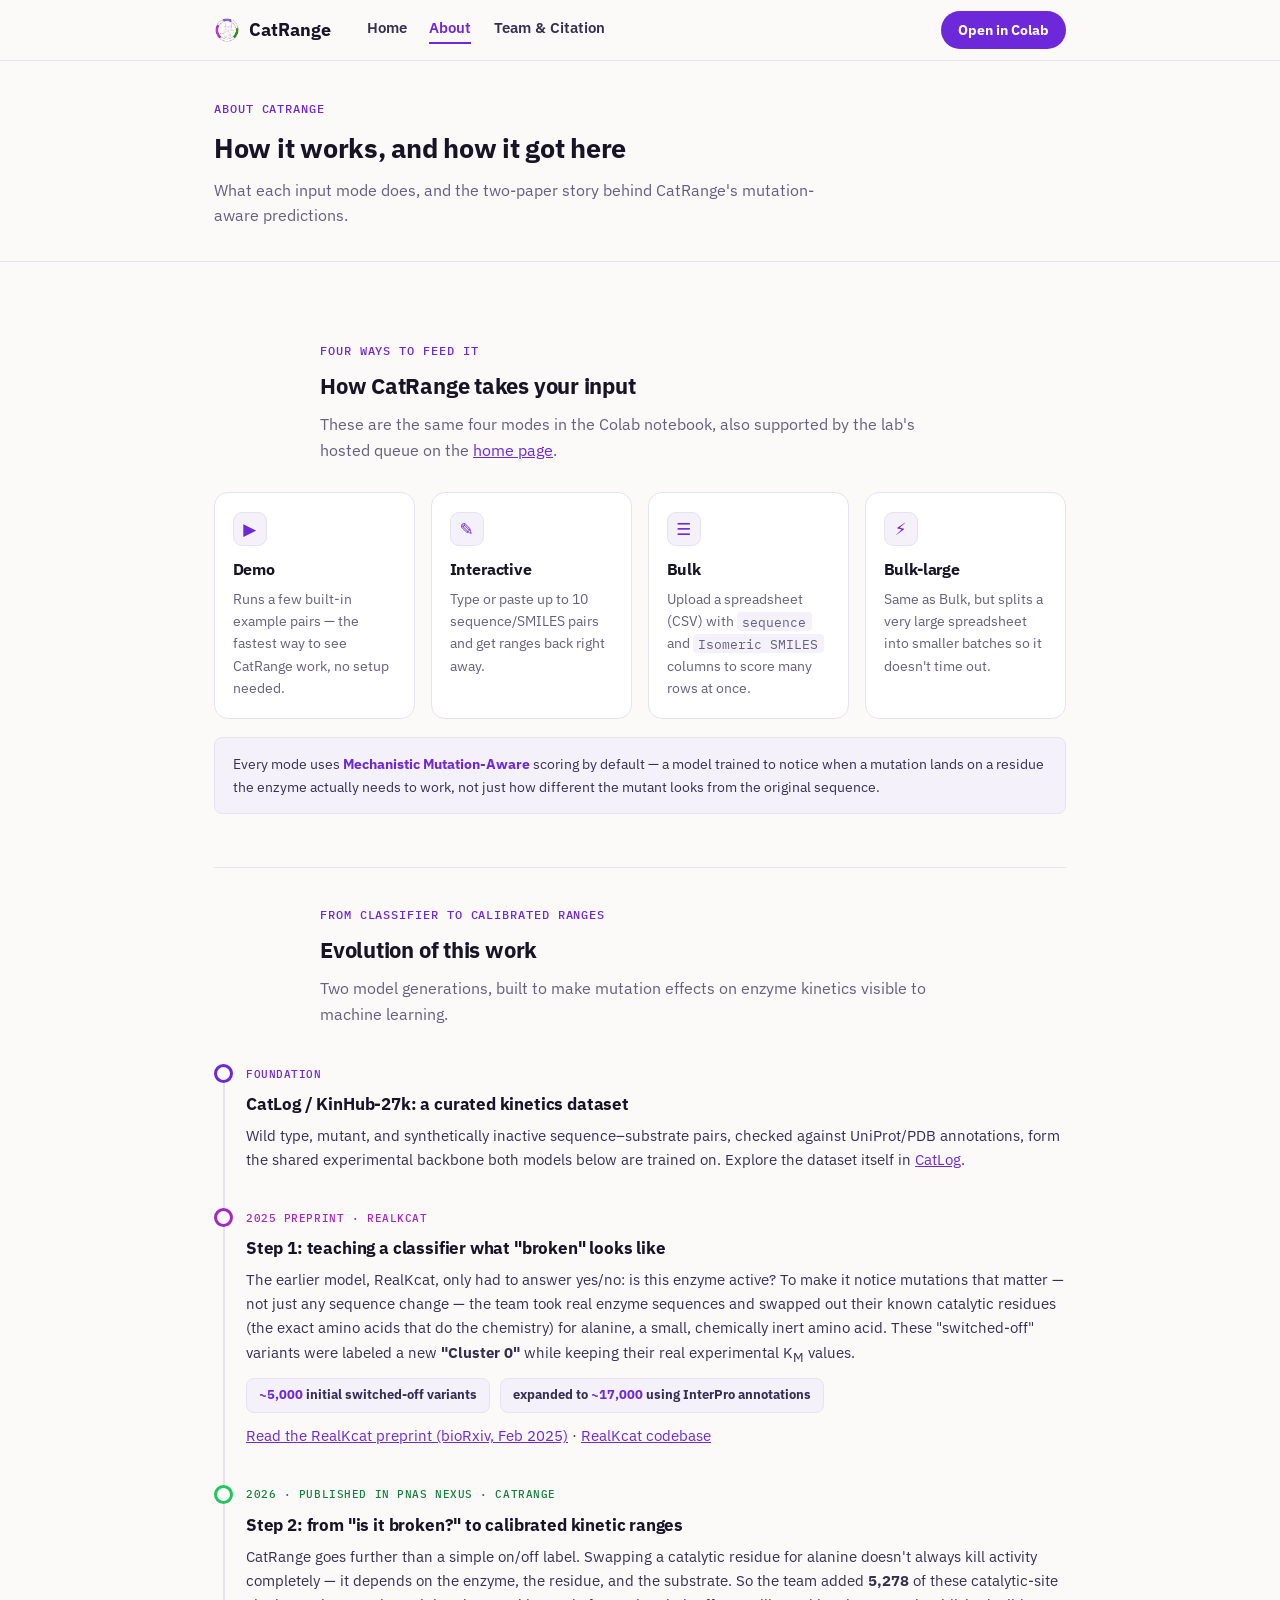
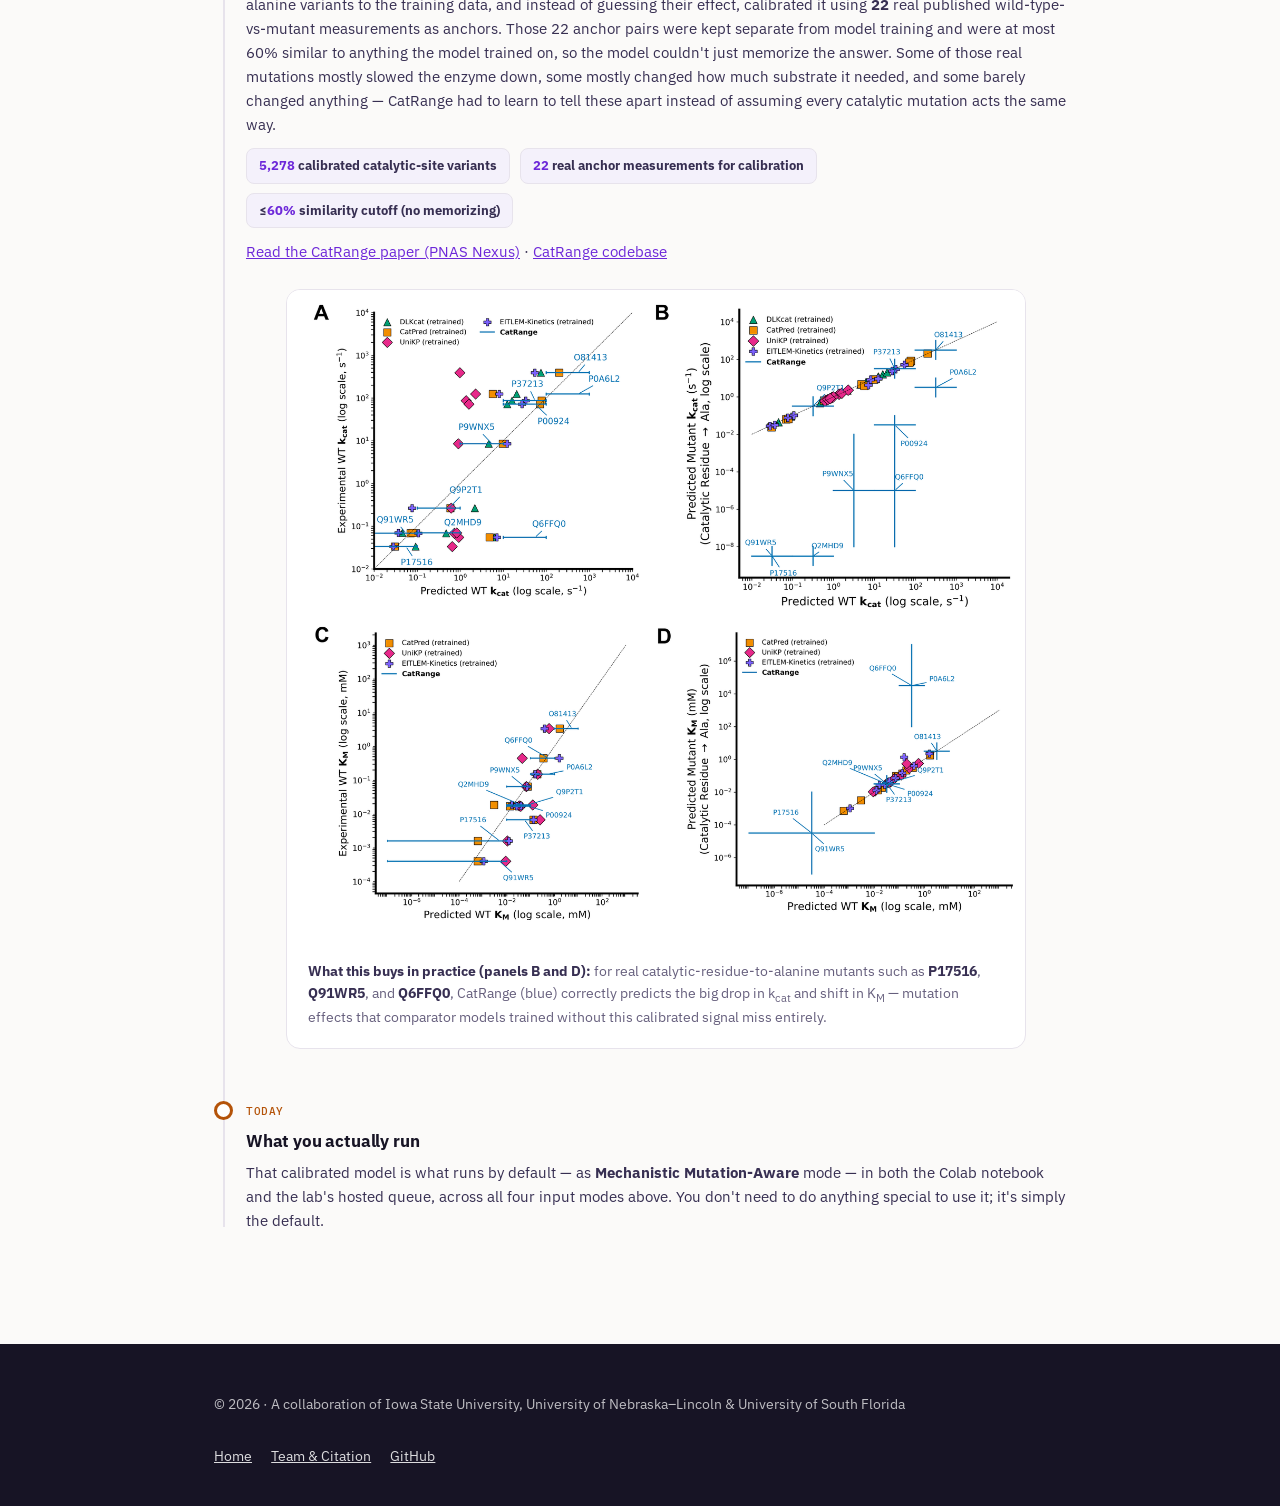
<file: webapp/frontend/about.html>
<!doctype html>
<html lang="en">
<head>
  <meta charset="utf-8" />
  <meta name="viewport" content="width=device-width, initial-scale=1" />
  <title>About CatRange — how it works &amp; where it came from</title>
  <meta name="description" content="How CatRange takes input, and the story of how it evolved from the RealKcat classifier into a calibrated, mutation-aware kinetics range predictor." />
  <link rel="icon" href="assets/catrange-mark.png" />
  <link rel="preconnect" href="https://fonts.googleapis.com" />
  <link rel="preconnect" href="https://fonts.gstatic.com" crossorigin />
  <link href="https://fonts.googleapis.com/css2?family=IBM+Plex+Sans:wght@400;500;600;700;800&family=IBM+Plex+Mono:wght@500&display=swap" rel="stylesheet" />
  <link rel="stylesheet" href="styles.css" />
</head>
<body>
  <nav class="site-nav">
    <div class="wrap">
      <a class="brand" href="index.html">
        <img src="assets/catrange-mark.png" alt="" />
        CatRange
      </a>
      <div class="nav-links">
        <a href="index.html">Home</a>
        <a class="current" href="about.html">About</a>
        <a href="team.html">Team &amp; Citation</a>
      </div>
      <a class="nav-cta" href="https://colab.research.google.com/github/ssbio/CatRange/blob/main/CatRange_Inference_Interface.ipynb" target="_blank" rel="noopener">Open in Colab</a>
    </div>
  </nav>

  <header class="page-header">
    <div class="wrap">
      <span class="mono-label">About CatRange</span>
      <h1>How it works, and how it got here</h1>
      <p>What each input mode does, and the two-paper story behind CatRange's mutation-aware predictions.</p>
    </div>
  </header>

  <main class="wrap">
    <section class="section" id="how-it-works">
      <div class="section-head">
        <span class="mono-label">Four ways to feed it</span>
        <h2>How CatRange takes your input</h2>
        <p>These are the same four modes in the Colab notebook, also supported by the lab's hosted queue on the <a href="index.html#submit">home page</a>.</p>
      </div>

      <div class="mode-grid">
        <div class="mode-card">
          <div class="mode-icon" aria-hidden="true">&#9654;</div>
          <h3>Demo</h3>
          <p>Runs a few built-in example pairs — the fastest way to see CatRange work, no setup needed.</p>
        </div>
        <div class="mode-card">
          <div class="mode-icon" aria-hidden="true">&#9998;</div>
          <h3>Interactive</h3>
          <p>Type or paste up to 10 sequence/SMILES pairs and get ranges back right away.</p>
        </div>
        <div class="mode-card">
          <div class="mode-icon" aria-hidden="true">&#9776;</div>
          <h3>Bulk</h3>
          <p>Upload a spreadsheet (CSV) with <code>sequence</code> and <code>Isomeric SMILES</code> columns to score many rows at once.</p>
        </div>
        <div class="mode-card">
          <div class="mode-icon" aria-hidden="true">&#9889;</div>
          <h3>Bulk-large</h3>
          <p>Same as Bulk, but splits a very large spreadsheet into smaller batches so it doesn't time out.</p>
        </div>
      </div>

      <p class="mech-note">
        Every mode uses <strong>Mechanistic Mutation-Aware</strong> scoring by default —
        a model trained to notice when a mutation lands on a residue the enzyme actually
        needs to work, not just how different the mutant looks from the original sequence.
      </p>
    </section>

    <section class="section" id="evolution">
      <div class="section-head">
        <span class="mono-label">From classifier to calibrated ranges</span>
        <h2>Evolution of this work</h2>
        <p>Two model generations, built to make mutation effects on enzyme kinetics visible to machine learning.</p>
      </div>

      <div class="timeline">
        <div class="timeline-item milestone-data">
          <span class="tag">Foundation</span>
          <h3>CatLog / KinHub-27k: a curated kinetics dataset</h3>
          <p>
            Wild type, mutant, and synthetically inactive sequence–substrate pairs, checked
            against UniProt/PDB annotations, form the shared experimental backbone both
            models below are trained on. Explore the dataset itself in
            <a href="https://chowdhurylab.github.io/tools/catlog-latest.html" target="_blank" rel="noopener">CatLog</a>.
          </p>
        </div>

        <div class="timeline-item milestone-realkcat">
          <span class="tag">2025 preprint &middot; RealKcat</span>
          <h3>Step 1: teaching a classifier what "broken" looks like</h3>
          <p>
            The earlier model, RealKcat, only had to answer yes/no: is this enzyme
            active? To make it notice mutations that matter — not just any sequence
            change — the team took real enzyme sequences and swapped out their known
            catalytic residues (the exact amino acids that do the chemistry) for alanine,
            a small, chemically inert amino acid. These "switched-off" variants were
            labeled a new <strong>"Cluster 0"</strong> while keeping their real
            experimental K<sub>M</sub> values.
          </p>
          <div class="stat-row">
            <span class="stat-pill"><b>~5,000</b> initial switched-off variants</span>
            <span class="stat-pill">expanded to <b>~17,000</b> using InterPro annotations</span>
          </div>
          <p>
            <a href="https://doi.org/10.1101/2025.02.10.637555" target="_blank" rel="noopener">Read the RealKcat preprint (bioRxiv, Feb 2025)</a> &middot;
            <a href="https://github.com/TKAI-LAB-Mali/CatRange" target="_blank" rel="noopener">RealKcat codebase</a>
          </p>
        </div>

        <div class="timeline-item milestone-catrange">
          <span class="tag">2026 &middot; Published in PNAS Nexus &middot; CatRange</span>
          <h3>Step 2: from "is it broken?" to calibrated kinetic ranges</h3>
          <p>
            CatRange goes further than a simple on/off label. Swapping a catalytic
            residue for alanine doesn't always kill activity completely — it depends on
            the enzyme, the residue, and the substrate. So the team added
            <strong>5,278</strong> of these catalytic-site alanine variants to the
            training data, and instead of guessing their effect, calibrated it using
            <strong>22</strong> real published wild-type-vs-mutant measurements as
            anchors. Those 22 anchor pairs were kept separate from model training and
            were at most 60% similar to anything the model trained on, so the model
            couldn't just memorize the answer. Some of those real mutations mostly
            slowed the enzyme down, some mostly changed how much substrate it needed,
            and some barely changed anything — CatRange had to learn to tell these
            apart instead of assuming every catalytic mutation acts the same way.
          </p>
          <div class="stat-row">
            <span class="stat-pill"><b>5,278</b> calibrated catalytic-site variants</span>
            <span class="stat-pill"><b>22</b> real anchor measurements for calibration</span>
            <span class="stat-pill">&le;<b>60%</b> similarity cutoff (no memorizing)</span>
          </div>
          <p>
            <a href="https://doi.org/10.1093/pnasnexus/pgag309" target="_blank" rel="noopener">Read the CatRange paper (PNAS Nexus)</a> &middot;
            <a href="https://github.com/ssbio/CatRange" target="_blank" rel="noopener">CatRange codebase</a>
          </p>

          <figure class="evidence-figure">
            <img src="assets/figures/mutation-calibration.png" alt="Four-panel benchmark comparing predicted vs. experimental kcat and KM for wild-type and catalytic-alanine mutant enzymes across CatRange and retrained comparator models." loading="lazy" />
            <figcaption>
              <strong>What this buys in practice (panels B and D):</strong> for real
              catalytic-residue-to-alanine mutants such as <strong>P17516</strong>,
              <strong>Q91WR5</strong>, and <strong>Q6FFQ0</strong>, CatRange (blue)
              correctly predicts the big drop in k<sub>cat</sub> and shift in
              K<sub>M</sub> — mutation effects that comparator models trained without
              this calibrated signal miss entirely.
            </figcaption>
          </figure>
        </div>

        <div class="timeline-item milestone-today">
          <span class="tag">Today</span>
          <h3>What you actually run</h3>
          <p>
            That calibrated model is what runs by default — as
            <strong>Mechanistic Mutation-Aware</strong> mode — in both the Colab
            notebook and the lab's hosted queue, across all four input modes above.
            You don't need to do anything special to use it; it's simply the default.
          </p>
        </div>
      </div>
    </section>
  </main>

  <footer class="site-footer">
    <div class="wrap">
      <p>&copy; 2026 &middot; A collaboration of Iowa State University, University of Nebraska–Lincoln &amp; University of South Florida</p>
      <div class="footer-links">
        <a href="index.html">Home</a>
        <a href="team.html">Team &amp; Citation</a>
        <a href="https://github.com/ssbio/CatRange" target="_blank" rel="noopener">GitHub</a>
      </div>
    </div>
  </footer>
</body>
</html>
</file>
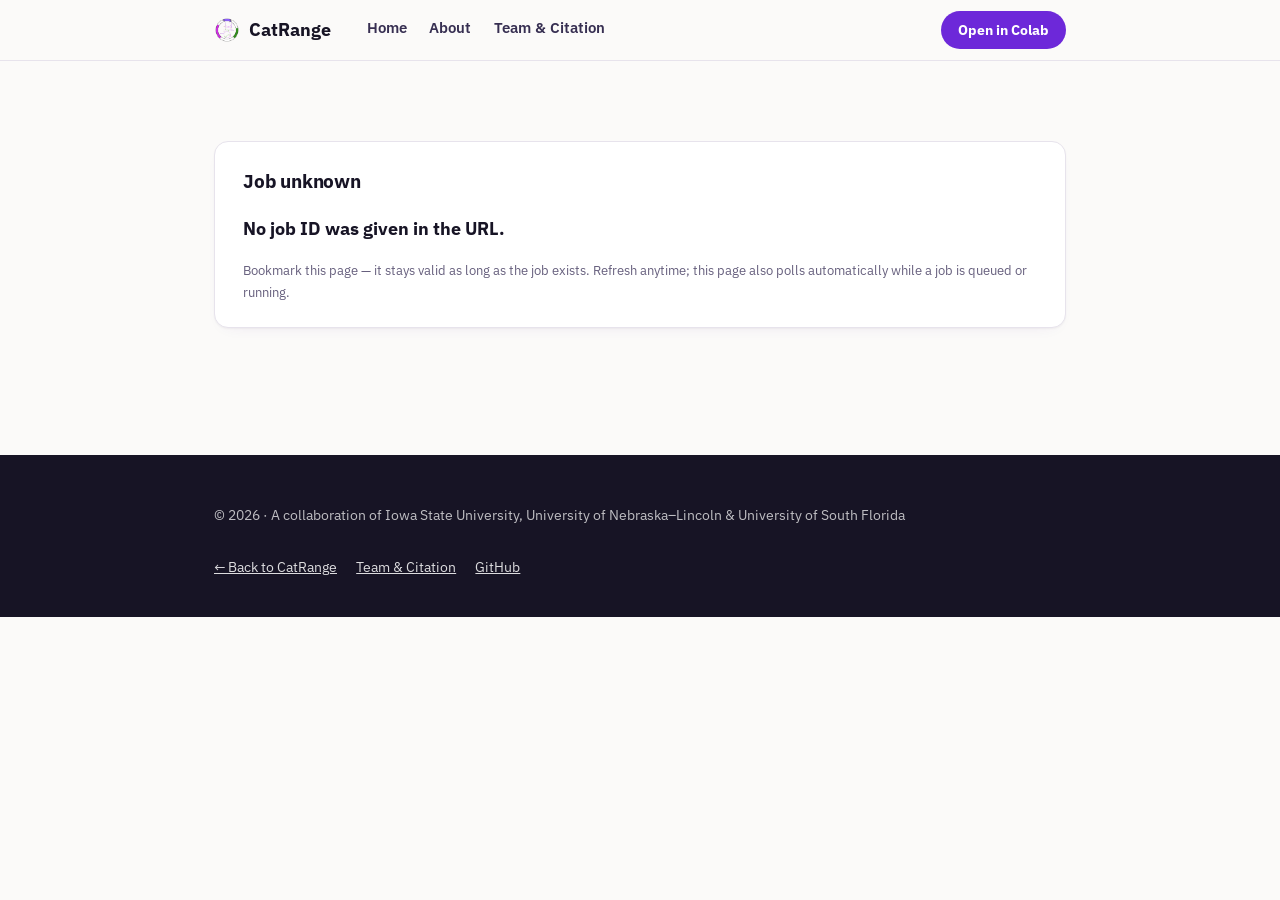
<file: webapp/frontend/job.html>
<!doctype html>
<html lang="en">
<head>
  <meta charset="utf-8" />
  <meta name="viewport" content="width=device-width, initial-scale=1" />
  <title>CatRange — Job status</title>
  <link rel="icon" href="assets/catrange-mark.png" />
  <link rel="preconnect" href="https://fonts.googleapis.com" />
  <link rel="preconnect" href="https://fonts.gstatic.com" crossorigin />
  <link href="https://fonts.googleapis.com/css2?family=IBM+Plex+Sans:wght@400;500;600;700;800&family=IBM+Plex+Mono:wght@500&display=swap" rel="stylesheet" />
  <link rel="stylesheet" href="styles.css" />
</head>
<body>
  <nav class="site-nav">
    <div class="wrap">
      <a class="brand" href="index.html">
        <img src="assets/catrange-mark.png" alt="" />
        CatRange
      </a>
      <div class="nav-links">
        <a href="index.html">Home</a>
        <a href="about.html">About</a>
        <a href="team.html">Team &amp; Citation</a>
      </div>
      <a class="nav-cta" href="https://colab.research.google.com/github/ssbio/CatRange/blob/main/CatRange_Inference_Interface.ipynb" target="_blank" rel="noopener">Open in Colab</a>
    </div>
  </nav>

  <main class="wrap">
    <section class="section">
      <div class="card">
        <h2>Job <span id="job-id-display">…</span></h2>
        <p id="status-line">Loading…</p>
        <div id="progress-detail"></div>
        <p id="results-link" hidden>
          <a id="download-link" href="#">Download inference_results.csv</a>
        </p>
        <p class="hint">
          Bookmark this page — it stays valid as long as the job exists. Refresh anytime;
          this page also polls automatically while a job is queued or running.
        </p>
      </div>
    </section>
  </main>

  <footer class="site-footer">
    <div class="wrap">
      <p>&copy; 2026 &middot; A collaboration of Iowa State University, University of Nebraska–Lincoln &amp; University of South Florida</p>
      <div class="footer-links">
        <a href="index.html">&larr; Back to CatRange</a>
        <a href="team.html">Team &amp; Citation</a>
        <a href="https://github.com/ssbio/CatRange" target="_blank" rel="noopener">GitHub</a>
      </div>
    </div>
  </footer>

  <script src="config.js"></script>
  <script src="app.js"></script>
</body>
</html>
</file>
<file: webapp/frontend/styles.css>
/* =========================================================================
   CatRange — design tokens
   Calm, paper-like scientific-tool aesthetic: mostly neutral surfaces, one
   accent color reserved for actions/links, monospace used only for small
   labels and code — not a loud marketing gradient everywhere.
   ========================================================================= */
:root {
  --ink: #171425;
  --ink-soft: #372f52;
  --muted: #665f7d;
  --bg: #fbfaf9;
  --bg-tint: #f4f1fb;
  --card: #ffffff;
  --border: #e7e3ec;

  --violet: #6d28d9;
  --violet-dark: #4c1d95;
  --magenta: #a726c1;
  --green: #15803d;
  --green-bright: #22c55e;
  --gold: #b45309;
  --bad: #b3261e;

  /* SSB Lab (sahassbio.com) brand accent — used for the citation block so
     it visually nods to the home lab's own site theme. */
  --ssb-accent: #e65616;
  --ssb-accent-light: #ffb08a;
  --ssb-ink: #1f1f1f;

  --gradient-accent: linear-gradient(120deg, var(--violet), var(--magenta));

  --radius-sm: 8px;
  --radius: 14px;
  --radius-lg: 20px;
  --shadow-card: 0 1px 2px rgba(23, 20, 37, 0.04), 0 6px 18px -12px rgba(76, 29, 149, 0.14);
  --shadow-pop: 0 12px 32px -8px rgba(76, 29, 149, 0.28);
  --max: 900px;
}

* { box-sizing: border-box; }

html { scroll-behavior: smooth; }

body {
  margin: 0;
  font-family: "IBM Plex Sans", "Segoe UI", system-ui, -apple-system, sans-serif;
  color: var(--ink);
  background: var(--bg);
  line-height: 1.6;
  -webkit-font-smoothing: antialiased;
}

.wrap {
  max-width: var(--max);
  margin: 0 auto;
  padding: 0 1.5rem;
}

a { color: var(--violet); }
a:hover { color: var(--magenta); }

h1, h2, h3 { font-family: inherit; letter-spacing: -0.01em; color: var(--ink); }
code {
  background: var(--bg-tint);
  border-radius: 4px;
  padding: 0.1rem 0.35rem;
  font-size: 0.9em;
  font-family: "IBM Plex Mono", "SFMono-Regular", Consolas, monospace;
}

.mono-label {
  font-family: "IBM Plex Mono", "SFMono-Regular", Consolas, monospace;
  text-transform: uppercase;
  letter-spacing: 0.08em;
  font-size: 0.72rem;
  font-weight: 500;
  color: var(--violet);
}

/* -------------------------------------------------------------------------
   Top navigation — shared across every page
   ------------------------------------------------------------------------- */
.site-nav {
  position: sticky;
  top: 0;
  z-index: 20;
  background: rgba(251, 250, 249, 0.92);
  backdrop-filter: blur(10px);
  border-bottom: 1px solid var(--border);
}
.site-nav .wrap {
  display: flex;
  align-items: center;
  gap: 1.5rem;
  padding-top: 0.7rem;
  padding-bottom: 0.7rem;
}
.brand {
  display: flex;
  align-items: center;
  gap: 0.55rem;
  font-weight: 800;
  font-size: 1.1rem;
  color: var(--ink);
  text-decoration: none;
  white-space: nowrap;
}
.brand img { width: 26px; height: 26px; display: block; }
.brand:hover { color: var(--violet); }

.nav-links {
  display: flex;
  gap: 1.4rem;
  margin: 0 auto 0 0.75rem;
  flex-wrap: wrap;
  font-size: 0.92rem;
  font-weight: 600;
}
.nav-links a {
  color: var(--ink-soft);
  text-decoration: none;
  padding-bottom: 2px;
  border-bottom: 2px solid transparent;
}
.nav-links a:hover { color: var(--violet); }
.nav-links a.current { color: var(--violet); border-bottom-color: var(--violet); }

.nav-cta {
  background: var(--violet);
  color: #fff !important;
  padding: 0.5rem 1.05rem;
  border-radius: 999px;
  text-decoration: none;
  font-weight: 700;
  font-size: 0.86rem;
  white-space: nowrap;
}
.nav-cta:hover { color: #fff !important; background: var(--violet-dark); }

/* -------------------------------------------------------------------------
   Hero — calm, mostly-neutral, paper-like (index.html only)
   ------------------------------------------------------------------------- */
.hero {
  background: var(--bg-tint);
  border-bottom: 3px solid transparent;
  border-image: var(--gradient-accent) 1;
  padding: 2.1rem 0 1.9rem;
}

.eyebrow {
  display: inline-flex;
  align-items: center;
  gap: 0.4rem;
  color: var(--violet-dark);
  font-family: "IBM Plex Mono", monospace;
  font-size: 0.74rem;
  font-weight: 600;
  letter-spacing: 0.05em;
  text-transform: uppercase;
  margin-bottom: 0.8rem;
}
.eyebrow a { color: var(--violet-dark); text-decoration: underline; text-underline-offset: 2px; }

.hero-title {
  margin: 0 0 0.55rem;
  font-size: 1.3rem;
  font-weight: 800;
  line-height: 1.35;
  max-width: 46rem;
  letter-spacing: -0.005em;
}
.hero .subtitle {
  margin: 0 0 0.7rem;
  font-size: 0.98rem;
  color: var(--ink-soft);
  max-width: 38rem;
}
.hero .lab-line {
  margin: 0 0 1.3rem;
  font-size: 0.86rem;
  color: var(--muted);
  max-width: 42rem;
}

/* Links inside the hero need to stand out from the light violet-tinted
   background instead of blending into it — darker, bolder, underlined.
   (Excludes the CTA buttons below, which have their own styling.) */
.hero a:not(.btn) {
  color: var(--violet-dark);
  font-weight: 700;
  text-decoration: underline;
  text-underline-offset: 2px;
}
.hero a:not(.btn):hover { color: var(--magenta); }

.hero-actions {
  display: flex;
  flex-wrap: wrap;
  gap: 0.9rem;
  align-items: center;
}
.btn {
  display: inline-flex;
  align-items: center;
  gap: 0.5rem;
  padding: 0.72rem 1.4rem;
  border-radius: 999px;
  font-weight: 700;
  font-size: 0.95rem;
  text-decoration: none !important;
  border: none;
  cursor: pointer;
  transition: transform 0.12s ease, filter 0.12s ease;
}
.btn:hover { transform: translateY(-1px); }
.btn-primary {
  background: var(--green-bright);
  color: #0b3a1c;
  box-shadow: 0 8px 20px -8px rgba(34, 197, 94, 0.45);
}
.btn-primary:hover { color: #0b3a1c; filter: brightness(1.05); }
.btn-ghost {
  background: #fff;
  color: var(--violet);
  border: 1.5px solid var(--violet);
}
.btn-ghost:hover { color: #fff; background: var(--violet); }

.colab-badge img { display: block; height: 30px; }

/* -------------------------------------------------------------------------
   Institution logo strip
   ------------------------------------------------------------------------- */
.logo-strip {
  background: var(--card);
  border-bottom: 1px solid var(--border);
  padding: 1rem 0;
}
.logo-strip .wrap {
  display: flex;
  align-items: center;
  gap: 2.2rem;
  flex-wrap: wrap;
  justify-content: center;
}
.logo-strip p {
  margin: 0;
  font-size: 0.78rem;
  color: var(--muted);
  font-family: "IBM Plex Mono", monospace;
  text-transform: uppercase;
  letter-spacing: 0.05em;
}
.logo-strip .logos {
  display: flex;
  align-items: center;
  gap: 2.2rem;
  flex-wrap: wrap;
}
.logo-strip img {
  height: 38px;
  width: auto;
  filter: grayscale(0.1);
  opacity: 0.92;
}

/* -------------------------------------------------------------------------
   Simple page header (used by about.html / team.html instead of the hero)
   ------------------------------------------------------------------------- */
.page-header {
  padding: 2.4rem 0 2rem;
  border-bottom: 1px solid var(--border);
}
.page-header .mono-label { display: block; margin-bottom: 0.5rem; }
.page-header h1 { margin: 0 0 0.5rem; font-size: 1.7rem; }
.page-header p { margin: 0; color: var(--muted); max-width: 38rem; }

/* -------------------------------------------------------------------------
   Sections & cards
   ------------------------------------------------------------------------- */
main.wrap { padding-top: 2.6rem; padding-bottom: 3rem; }

.section { padding: 2.4rem 0; }
.section + .section { border-top: 1px solid var(--border); }
.section-head { max-width: 40rem; margin: 0 auto 1.8rem; }
.section-head .mono-label { display: block; margin-bottom: 0.5rem; }
.section-head h2 { font-size: 1.4rem; margin: 0 0 0.5rem; }
.section-head p { color: var(--muted); margin: 0; }

.card {
  background: var(--card);
  border: 1px solid var(--border);
  border-radius: var(--radius);
  padding: 1.5rem 1.75rem;
  margin-bottom: 1.5rem;
  box-shadow: var(--shadow-card);
}

.card.recommended {
  border-color: #bce9cc;
  background: #f5fdf8;
}
.card.recommended h2 { color: var(--green); }

.card h2 { margin-top: 0; font-size: 1.2rem; }

.grid-2 { display: grid; grid-template-columns: 1fr 1fr; gap: 1.4rem; align-items: start; }
@media (max-width: 780px) { .grid-2 { grid-template-columns: 1fr; } }

/* Mode cards ("How CatRange works") */
.mode-grid {
  display: grid;
  grid-template-columns: repeat(4, 1fr);
  gap: 1rem;
  margin-top: 0.5rem;
}
@media (max-width: 900px) { .mode-grid { grid-template-columns: repeat(2, 1fr); } }
@media (max-width: 520px) { .mode-grid { grid-template-columns: 1fr; } }

.mode-card {
  background: var(--card);
  border: 1px solid var(--border);
  border-radius: var(--radius);
  padding: 1.2rem 1.1rem;
}
.mode-card .mode-icon {
  width: 34px;
  height: 34px;
  border-radius: 9px;
  display: flex;
  align-items: center;
  justify-content: center;
  font-size: 1.05rem;
  margin-bottom: 0.65rem;
  background: var(--bg-tint);
  color: var(--violet);
  border: 1px solid var(--border);
}
.mode-card h3 { margin: 0 0 0.35rem; font-size: 1rem; }
.mode-card p { margin: 0; color: var(--muted); font-size: 0.87rem; }

.mech-note {
  margin-top: 1.1rem;
  padding: 0.9rem 1.1rem;
  background: var(--bg-tint);
  border: 1px solid var(--border);
  border-radius: var(--radius-sm);
  font-size: 0.9rem;
  color: var(--ink-soft);
}
.mech-note strong { color: var(--violet); }

.colab-cta { text-align: center; }

.job-form { display: flex; flex-direction: column; gap: 1rem; margin-top: 1rem; }

.field { display: flex; flex-direction: column; gap: 0.35rem; }
.field label { font-weight: 700; font-size: 0.87rem; color: var(--ink-soft); }
.field textarea,
.field select,
.field input[type="email"],
.field input[type="file"] {
  font: inherit;
  padding: 0.55rem 0.7rem;
  border: 1.5px solid var(--border);
  border-radius: var(--radius-sm);
  background: #fff;
  color: var(--ink);
}
.field textarea:focus,
.field select:focus,
.field input:focus {
  outline: none;
  border-color: var(--violet);
  box-shadow: 0 0 0 3px rgba(109, 40, 217, 0.13);
}
.field textarea { resize: vertical; font-family: "IBM Plex Mono", Consolas, monospace; }
.hint { margin: 0; color: var(--muted); font-size: 0.84rem; }

.field-pair {
  display: grid;
  grid-template-columns: 1fr 1fr;
  gap: 1rem;
}
@media (max-width: 560px) { .field-pair { grid-template-columns: 1fr; } }

.target-toggle { display: flex; gap: 0.6rem; flex-wrap: wrap; }
.toggle-pill {
  display: inline-flex;
  align-items: center;
  gap: 0.45rem;
  padding: 0.45rem 0.9rem;
  border: 1.5px solid var(--border);
  border-radius: 999px;
  font-weight: 700;
  font-size: 0.88rem;
  color: var(--muted);
  background: #fff;
  cursor: pointer;
  transition: border-color 0.12s ease, color 0.12s ease, background 0.12s ease;
}
.toggle-pill input { accent-color: var(--violet); }
.toggle-pill:has(input:checked),
.toggle-pill.is-checked {
  border-color: var(--violet);
  color: var(--violet-dark);
  background: var(--bg-tint);
}

button {
  align-self: flex-start;
  background: var(--violet);
  color: #fff;
  border: none;
  padding: 0.68rem 1.5rem;
  border-radius: 999px;
  font-weight: 700;
  cursor: pointer;
  font-size: 0.94rem;
}
button:hover { background: var(--violet-dark); }
button:disabled { background: #cabfe0; cursor: not-allowed; }

.form-status { min-height: 1.2em; font-weight: 700; }
.form-status.error { color: var(--bad); }
.form-status.success { color: var(--green); }

.citation {
  color: var(--ink-soft);
  font-size: 1rem;
  line-height: 1.75;
  font-style: italic;
  background: var(--bg-tint);
  border-radius: var(--radius-sm);
  padding: 1.1rem 1.3rem;
  margin: 0.8rem 0;
}
.citation.formal { font-style: normal; font-size: 1.02rem; }

/* -------------------------------------------------------------------------
   Citation card — landing page only, styled to nod at the SSB Lab's own
   site theme (sahassbio.com's dark header + burnt-orange accent) rather
   than the site's default violet, since this specifically credits the
   published paper.
   ------------------------------------------------------------------------- */
.citation-card {
  background: var(--ssb-ink);
  color: #f2ede4;
  border-radius: var(--radius-lg);
  padding: 2rem 2.2rem 1.8rem;
  border-bottom: 3px solid var(--ssb-accent);
}
.citation-card .mono-label {
  color: var(--ssb-accent-light);
  display: block;
  margin-bottom: 0.7rem;
}
.citation-card .cite-text {
  margin: 0 0 1.1rem;
  font-size: 1.05rem;
  line-height: 1.75;
  color: #f2ede4;
}
.citation-card .cite-text strong { color: #fff; }
.citation-card .cite-text a { color: var(--ssb-accent-light); text-decoration: underline; text-underline-offset: 2px; }
.citation-card .cite-text a:hover { color: #fff; }
.citation-card .cite-more {
  display: inline-flex;
  align-items: center;
  gap: 0.35rem;
  font-weight: 700;
  font-size: 0.92rem;
  color: var(--ssb-accent-light);
  text-decoration: none;
}
.citation-card .cite-more:hover { color: #fff; }

/* -------------------------------------------------------------------------
   Evolution timeline
   ------------------------------------------------------------------------- */
.timeline {
  position: relative;
  margin: 2rem 0 0.5rem;
  padding-left: 2rem;
}
.timeline::before {
  content: "";
  position: absolute;
  left: 0.55rem;
  top: 0.4rem;
  bottom: 0.4rem;
  width: 2px;
  background: var(--border);
}
.timeline-item {
  position: relative;
  padding-bottom: 2rem;
}
.timeline-item:last-child { padding-bottom: 0; }
.timeline-item::before {
  content: "";
  position: absolute;
  left: -2rem;
  top: 0.28rem;
  width: 13px;
  height: 13px;
  border-radius: 50%;
  background: #fff;
  border: 3px solid var(--violet);
}
.timeline-item.milestone-realkcat::before { border-color: var(--magenta); }
.timeline-item.milestone-catrange::before { border-color: var(--green-bright); }
.timeline-item.milestone-today::before { border-color: var(--gold); }

.timeline-item .tag {
  display: inline-block;
  font-family: "IBM Plex Mono", monospace;
  font-size: 0.7rem;
  font-weight: 500;
  letter-spacing: 0.05em;
  text-transform: uppercase;
  color: var(--violet);
  margin-bottom: 0.4rem;
}
.timeline-item.milestone-realkcat .tag { color: var(--magenta); }
.timeline-item.milestone-catrange .tag { color: var(--green); }
.timeline-item.milestone-today .tag { color: var(--gold); }

.timeline-item h3 { margin: 0 0 0.4rem; font-size: 1.08rem; }
.timeline-item p { margin: 0 0 0.6rem; color: var(--ink-soft); font-size: 0.94rem; }
.timeline-item p:last-child { margin-bottom: 0; }
.timeline-item .stat-row {
  display: flex;
  gap: 0.6rem;
  flex-wrap: wrap;
  margin: 0.7rem 0;
}
.stat-pill {
  background: var(--bg-tint);
  border: 1px solid var(--border);
  border-radius: var(--radius-sm);
  padding: 0.4rem 0.75rem;
  font-size: 0.8rem;
  font-weight: 700;
  color: var(--ink-soft);
}
.stat-pill b { color: var(--violet); }

.evidence-figure {
  margin-top: 1.6rem;
  border: 1px solid var(--border);
  border-radius: var(--radius);
  overflow: hidden;
  background: #fff;
}
.evidence-figure img { display: block; width: 100%; height: auto; }
.evidence-figure figcaption {
  padding: 1rem 1.3rem 1.2rem;
  color: var(--muted);
  font-size: 0.85rem;
}
.evidence-figure figcaption strong { color: var(--ink-soft); }

/* -------------------------------------------------------------------------
   Resource link cards
   ------------------------------------------------------------------------- */
.resource-grid {
  display: grid;
  grid-template-columns: repeat(2, 1fr);
  gap: 1rem;
}
@media (max-width: 700px) { .resource-grid { grid-template-columns: 1fr; } }

.resource-card {
  display: flex;
  gap: 0.9rem;
  align-items: flex-start;
  background: var(--card);
  border: 1px solid var(--border);
  border-radius: var(--radius);
  padding: 1.15rem 1.3rem;
  text-decoration: none;
  color: inherit;
  transition: transform 0.12s ease, border-color 0.12s ease;
}
.resource-card:hover {
  transform: translateY(-2px);
  border-color: var(--violet);
}
.resource-card .r-icon {
  flex: none;
  width: 38px;
  height: 38px;
  border-radius: 10px;
  display: flex;
  align-items: center;
  justify-content: center;
  font-size: 1.2rem;
  background: var(--bg-tint);
  border: 1px solid var(--border);
}
.resource-card h3 { margin: 0 0 0.25rem; font-size: 1rem; color: var(--ink); }
.resource-card p { margin: 0; font-size: 0.85rem; color: var(--muted); }
.resource-card .r-meta {
  display: block;
  margin-top: 0.4rem;
  font-family: "IBM Plex Mono", monospace;
  font-size: 0.74rem;
  color: var(--violet);
}

/* -------------------------------------------------------------------------
   Labs (three collaborating institutions)
   ------------------------------------------------------------------------- */
.lab-grid {
  display: grid;
  grid-template-columns: repeat(3, 1fr);
  gap: 1rem;
}
@media (max-width: 780px) { .lab-grid { grid-template-columns: 1fr; } }

.lab-card {
  display: block;
  background: var(--card);
  border: 1px solid var(--border);
  border-radius: var(--radius);
  padding: 1.3rem 1.3rem 1.4rem;
  text-decoration: none;
  color: inherit;
  transition: transform 0.12s ease, border-color 0.12s ease;
}
.lab-card:hover { transform: translateY(-2px); border-color: var(--violet); }
.lab-card img { height: 44px; width: auto; margin-bottom: 0.9rem; }
.lab-card h3 { margin: 0 0 0.3rem; font-size: 1rem; color: var(--ink); }
.lab-card p { margin: 0 0 0.6rem; font-size: 0.85rem; color: var(--muted); }
.lab-card .r-meta {
  display: block;
  font-family: "IBM Plex Mono", monospace;
  font-size: 0.74rem;
  color: var(--violet);
}

/* -------------------------------------------------------------------------
   Team / PI section
   ------------------------------------------------------------------------- */
.pi-grid {
  display: grid;
  grid-template-columns: repeat(3, 1fr);
  gap: 1rem;
  margin: 0.5rem 0;
}
@media (max-width: 700px) { .pi-grid { grid-template-columns: 1fr; } }
.pi-card {
  border: 1px solid var(--border);
  border-radius: var(--radius-sm);
  padding: 1rem 1.1rem;
  background: var(--bg-tint);
}
.pi-card .pi-name { font-weight: 800; color: var(--ink); font-size: 0.97rem; }
.pi-card .pi-role { color: var(--muted); font-size: 0.82rem; margin-top: 0.15rem; }
.pi-card .pi-lab { color: var(--violet); font-size: 0.8rem; margin-top: 0.35rem; font-weight: 600; }

/* Software developers (GitHub contributors, pulled from both repos) */
.developer-grid {
  display: grid;
  grid-template-columns: repeat(3, 1fr);
  gap: 1rem;
  margin: 0.5rem 0;
}
@media (max-width: 700px) { .developer-grid { grid-template-columns: 1fr; } }

.developer-card {
  display: flex;
  align-items: center;
  gap: 0.85rem;
  background: var(--card);
  border: 1px solid var(--border);
  border-radius: var(--radius);
  padding: 1rem 1.15rem;
  text-decoration: none;
  color: inherit;
  transition: transform 0.12s ease, border-color 0.12s ease;
}
.developer-card:hover { transform: translateY(-2px); border-color: var(--violet); }
.developer-card img {
  width: 44px;
  height: 44px;
  border-radius: 50%;
  border: 1px solid var(--border);
  flex: none;
}
.developer-card .dev-name { font-weight: 700; color: var(--ink); font-size: 0.92rem; }
.developer-card .dev-repo { color: var(--muted); font-size: 0.78rem; margin-top: 0.1rem; }

/* -------------------------------------------------------------------------
   Footer
   ------------------------------------------------------------------------- */
.site-footer {
  background: var(--ink);
  color: rgba(255, 255, 255, 0.72);
  padding: 2.2rem 0 2.4rem;
  margin-top: 1rem;
}
.site-footer .wrap {
  display: flex;
  justify-content: space-between;
  flex-wrap: wrap;
  gap: 1rem;
  font-size: 0.87rem;
}
.site-footer a { color: rgba(255, 255, 255, 0.85); }
.site-footer a:hover { color: #fff; }
.footer-links { display: flex; gap: 1.2rem; flex-wrap: wrap; }

/* -------------------------------------------------------------------------
   Job status page
   ------------------------------------------------------------------------- */
#status-line { font-size: 1.1rem; font-weight: 700; }
#progress-detail { color: var(--muted); white-space: pre-wrap; font-size: 0.9rem; }

@media (max-width: 640px) {
  .hero-title { font-size: 1.12rem; }
  .nav-links { display: none; }
}
</file>
